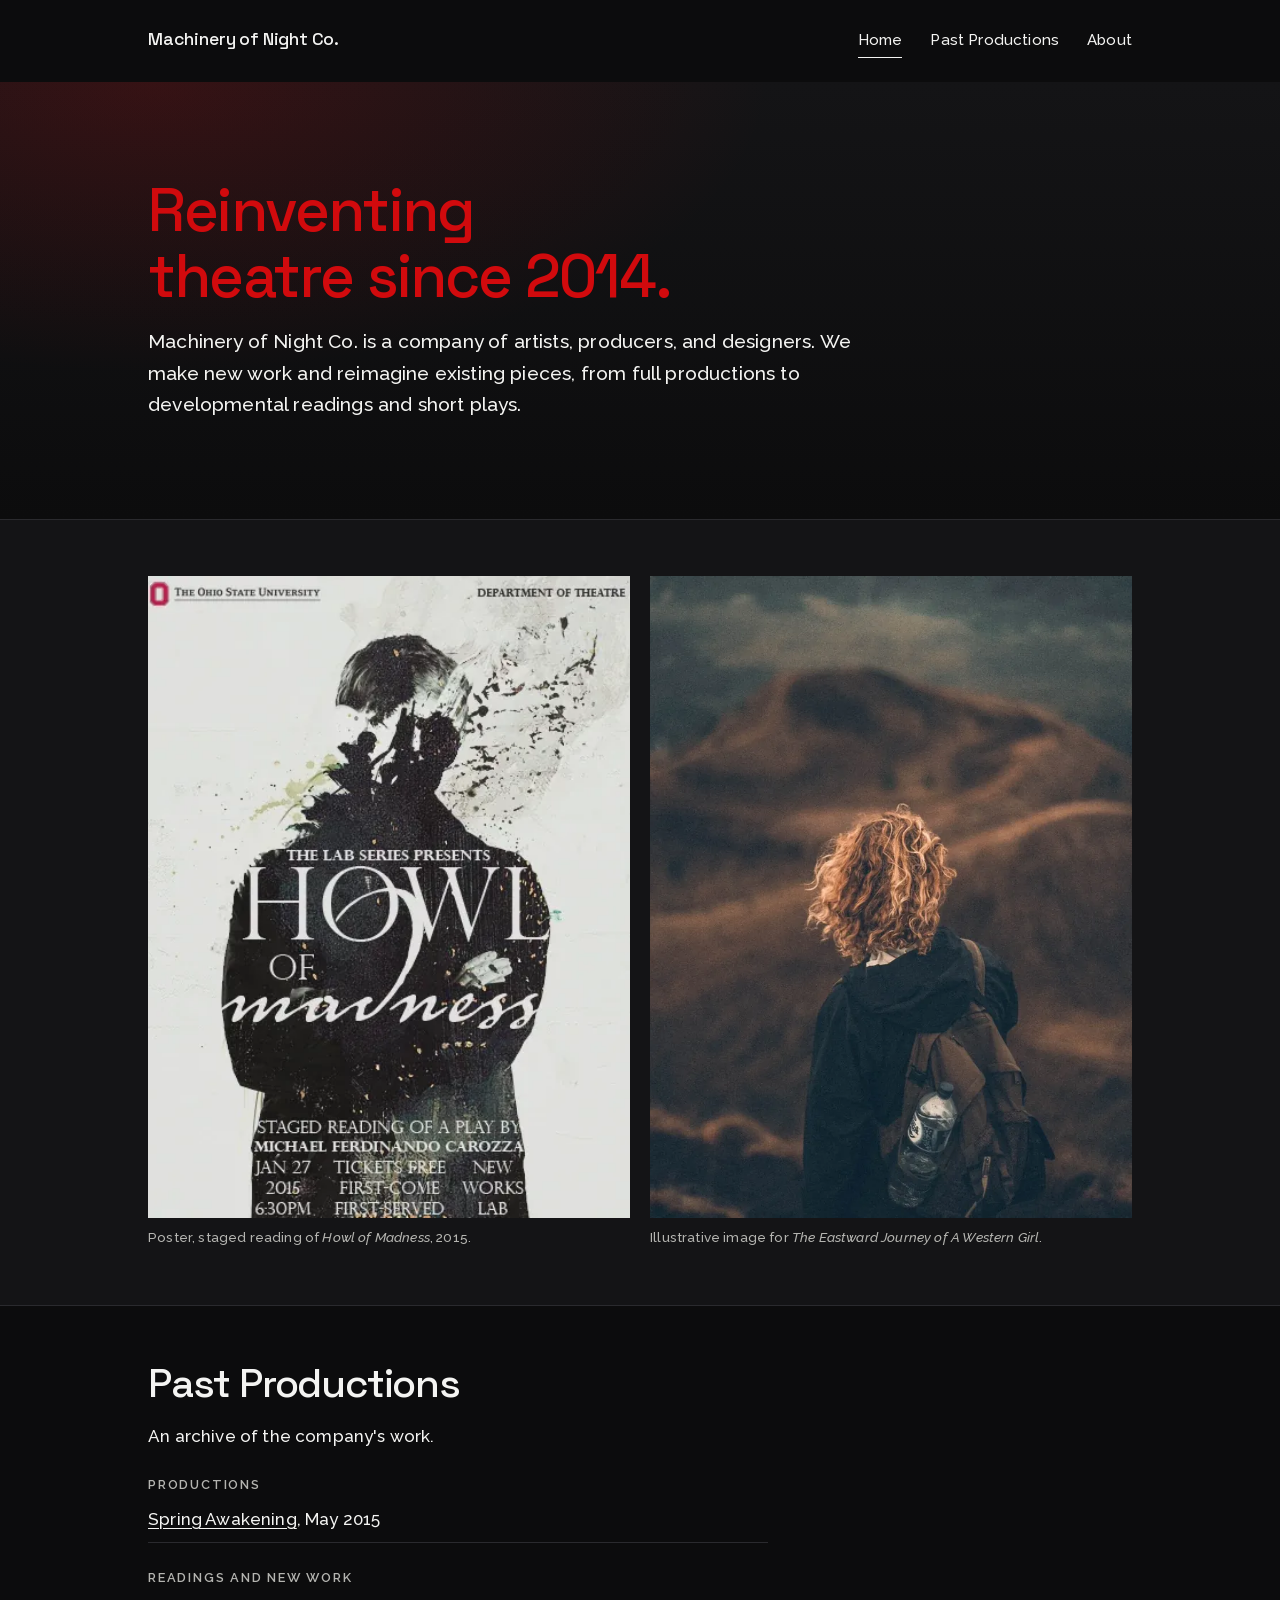
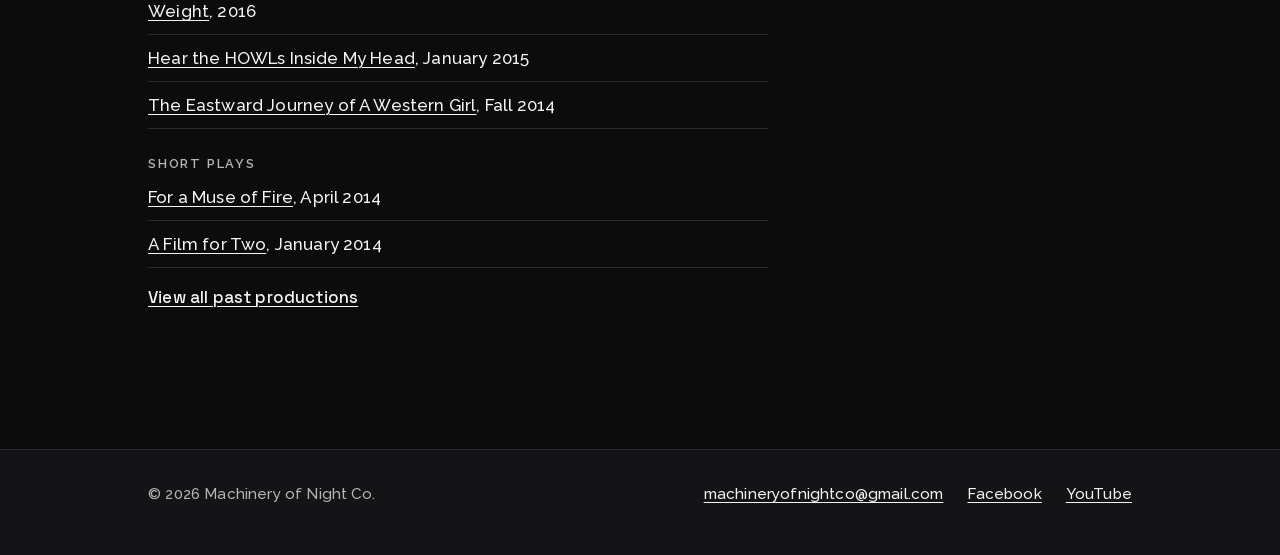
<file: index.html>
<!DOCTYPE html>
<html lang="en">
<head>
  <meta charset="utf-8">
  <meta name="viewport" content="width=device-width, initial-scale=1">
  <meta name="color-scheme" content="dark">
  <meta name="theme-color" content="#0c0c0d">
  <title>Machinery of Night Co.</title>
  <meta name="description" content="Machinery of Night Co. is a theatre company of artists, producers, and designers, making new work since 2014.">
  <link rel="icon" href="/favicon.svg" type="image/svg+xml">
  <link rel="stylesheet" href="/css/style.css">
</head>
<body>
  <a class="skip" href="#main">Skip to content</a>
  <header class="site-header">
    <div class="wrap">
      <a class="brand" href="/">Machinery of Night Co.</a>
      <nav class="site-nav" aria-label="Main">
        <a href="/" aria-current="page">Home</a>
        <a href="/past-productions.html">Past Productions</a>
        <a href="/about.html">About</a>
      </nav>
    </div>
  </header>

  <main id="main">
    <section class="hero">
      <div class="wrap">
        <h1>Reinventing theatre since 2014.</h1>
        <p>Machinery of Night Co. is a company of artists, producers, and designers. We make new work and reimagine existing pieces, from full productions to developmental readings and short plays.</p>
      </div>
    </section>

    <section class="section layer">
      <div class="wrap">
        <div class="photo-row">
          <figure><a href="/past-productions.html#hear-the-howls"><img src="/images/howls-poster.webp" width="429" height="560" alt="Poster for the Lab Series staged reading of Howl of Madness, January 27, 2015: a dark silhouette of a man in a jacket, spattered with ink, with the title in white lettering."></a><figcaption>Poster, staged reading of <em>Howl of Madness</em>, 2015.</figcaption></figure>
          <figure><a href="/past-productions.html#eastward-journey"><img src="/images/eastward-journey.webp" width="900" height="900" alt="A person with curly red-brown hair, seen from behind, wearing a dark hooded coat and a backpack, looking out over dusky brown hills."></a><figcaption>Illustrative image for <em>The Eastward Journey of A Western Girl</em>.</figcaption></figure>
        </div>
      </div>
    </section>

    <section class="section">
      <div class="wrap">
        <h2>Past Productions</h2>
        <p>An archive of the company's work.</p>
        <h3 class="list-head">Productions</h3>
        <ul class="plain-list">
          <li><a href="/past-productions.html#spring-awakening">Spring Awakening</a>, May 2015</li>
        </ul>
        <h3 class="list-head">Readings and new work</h3>
        <ul class="plain-list">
          <li><a href="/past-productions.html#weight">Weight</a>, 2016</li>
          <li><a href="/past-productions.html#hear-the-howls">Hear the HOWLs Inside My Head</a>, January 2015</li>
          <li><a href="/past-productions.html#eastward-journey">The Eastward Journey of A Western Girl</a>, Fall 2014</li>
        </ul>
        <h3 class="list-head">Short plays</h3>
        <ul class="plain-list">
          <li><a href="/past-productions.html#for-a-muse-of-fire">For a Muse of Fire</a>, April 2014</li>
          <li><a href="/past-productions.html#a-film-for-two">A Film for Two</a>, January 2014</li>
        </ul>
        <p class="text-link"><a href="/past-productions.html">View all past productions</a></p>
      </div>
    </section>
  </main>

  <footer class="site-footer">
    <div class="wrap">
      <p>&copy; 2026 Machinery of Night Co.</p>
      <ul>
        <li><span data-email></span><noscript>Turn on JavaScript to see our email address, or find us on Facebook.</noscript></li>
        <li><a href="http://www.facebook.com/machineryofnightco" rel="noopener">Facebook</a></li>
        <li><a href="https://www.youtube.com/@machineryofnightco" rel="noopener">YouTube</a></li>
      </ul>
    </div>
  </footer>
  <script data-goatcounter="https://machineryofnight.goatcounter.com/count" async src="//gc.zgo.at/count.js"></script>
  <script src="/js/main.js" defer></script>
</body>
</html>
</file>
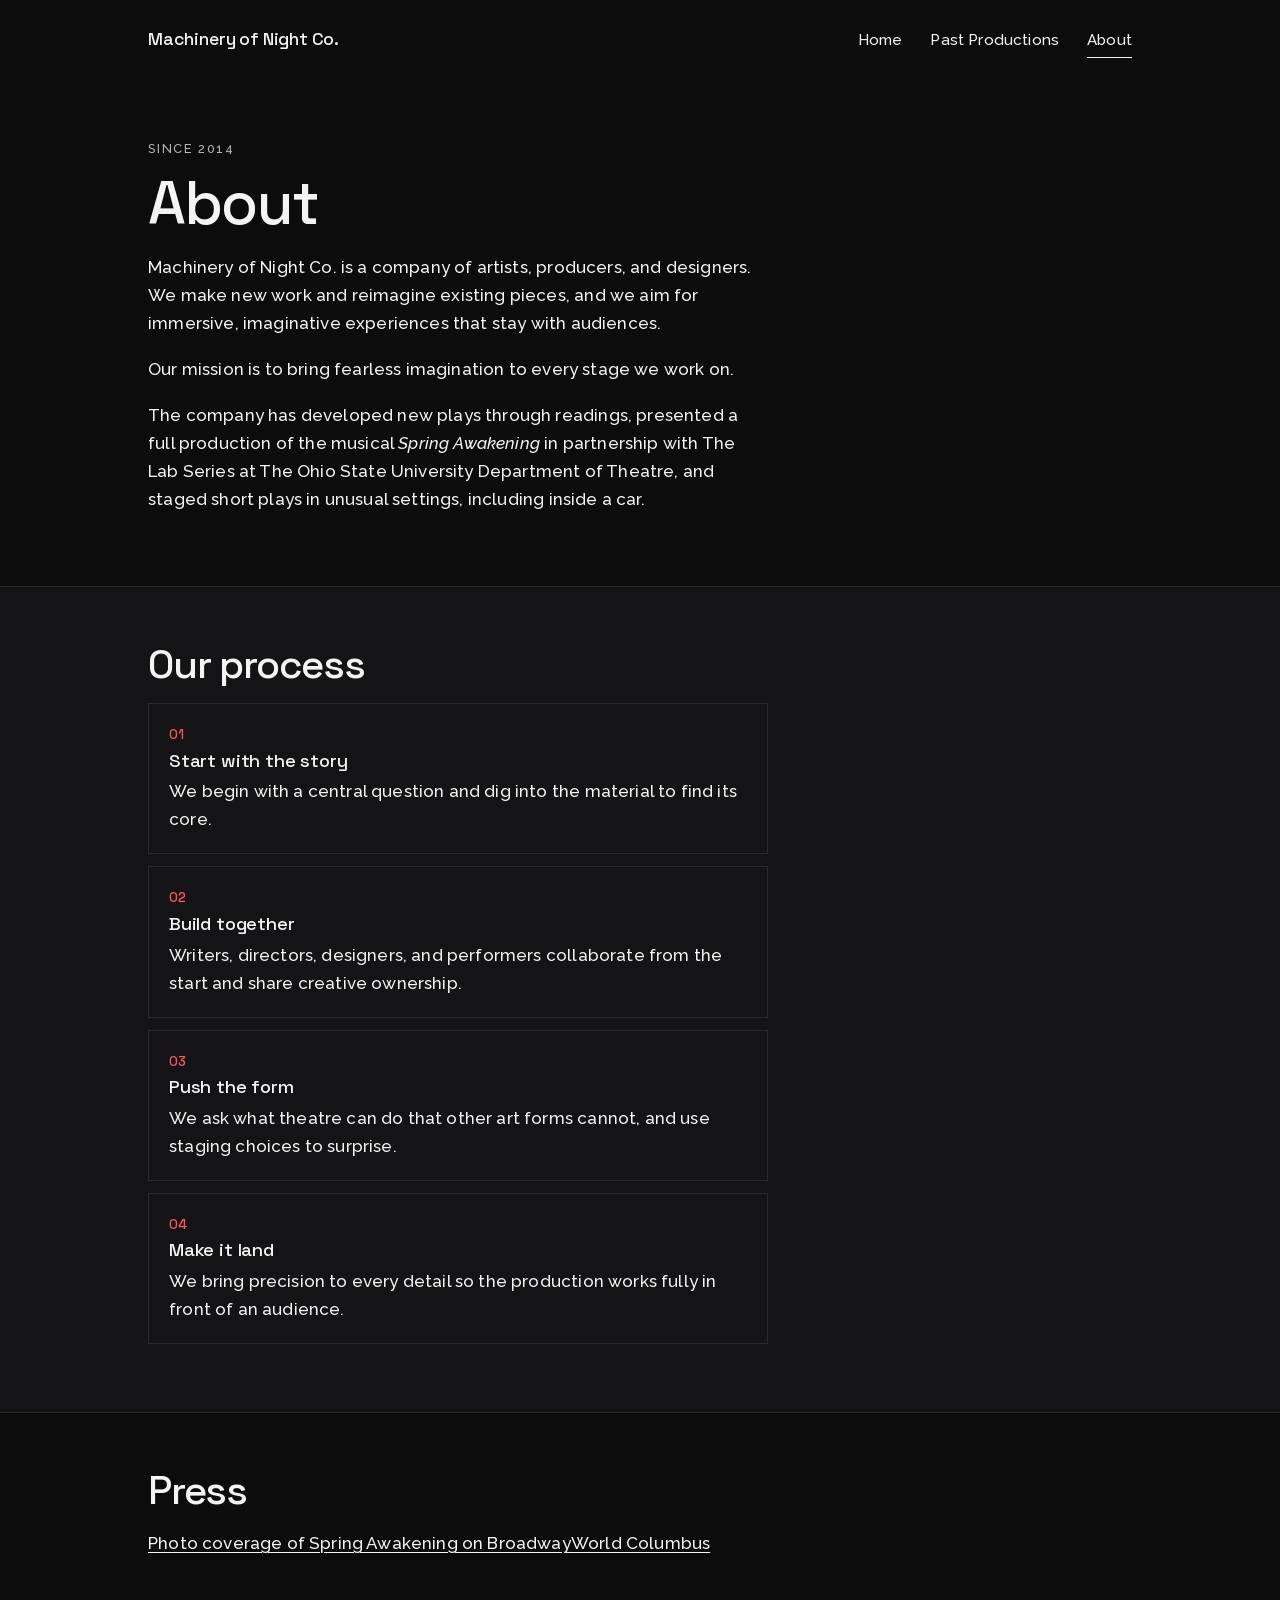
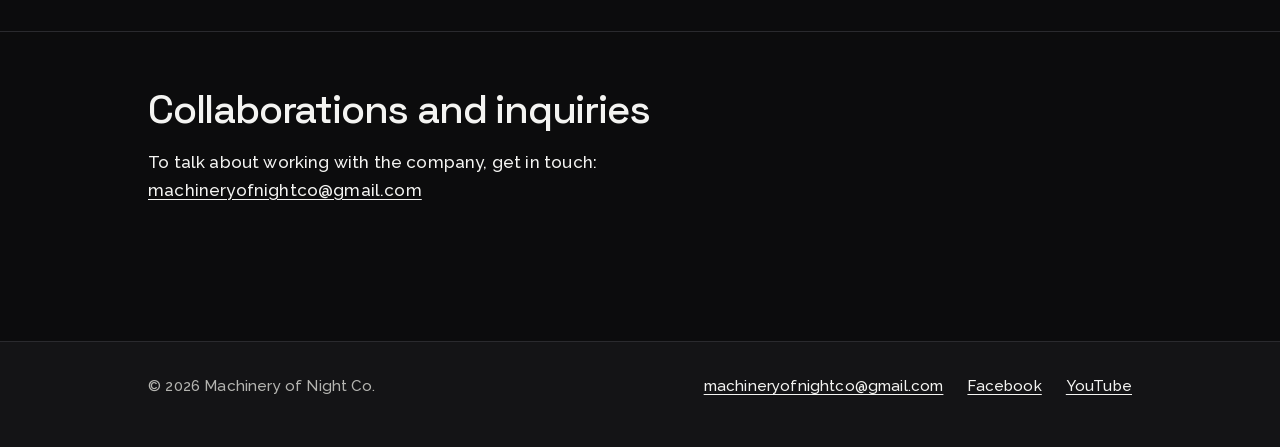
<file: about.html>
<!DOCTYPE html>
<html lang="en">
<head>
  <meta charset="utf-8">
  <meta name="viewport" content="width=device-width, initial-scale=1">
  <meta name="color-scheme" content="dark">
  <meta name="theme-color" content="#0c0c0d">
  <title>About | Machinery of Night Co.</title>
  <meta name="description" content="About Machinery of Night Co., a theatre company founded in 2014, and how the company works.">
  <link rel="icon" href="/favicon.svg" type="image/svg+xml">
  <link rel="stylesheet" href="/css/style.css">
</head>
<body>
  <a class="skip" href="#main">Skip to content</a>
  <header class="site-header">
    <div class="wrap">
      <a class="brand" href="/">Machinery of Night Co.</a>
      <nav class="site-nav" aria-label="Main">
        <a href="/">Home</a>
        <a href="/past-productions.html">Past Productions</a>
        <a href="/about.html" aria-current="page">About</a>
      </nav>
    </div>
  </header>

  <main id="main">
    <section class="section">
      <div class="wrap">
        <p class="eyebrow">Since 2014</p>
        <h1>About</h1>
        <p>Machinery of Night Co. is a company of artists, producers, and designers. We make new work and reimagine existing pieces, and we aim for immersive, imaginative experiences that stay with audiences.</p>
        <p>Our mission is to bring fearless imagination to every stage we work on.</p>
        <p>The company has developed new plays through readings, presented a full production of the musical <em>Spring Awakening</em> in partnership with The Lab Series at The Ohio State University Department of Theatre, and staged short plays in unusual settings, including inside a car.</p>
      </div>
    </section>

    <section class="section layer">
      <div class="wrap">
        <h2>Our process</h2>
        <ol class="steps">
          <li>
            <h3>Start with the story</h3>
            <p>We begin with a central question and dig into the material to find its core.</p>
          </li>
          <li>
            <h3>Build together</h3>
            <p>Writers, directors, designers, and performers collaborate from the start and share creative ownership.</p>
          </li>
          <li>
            <h3>Push the form</h3>
            <p>We ask what theatre can do that other art forms cannot, and use staging choices to surprise.</p>
          </li>
          <li>
            <h3>Make it land</h3>
            <p>We bring precision to every detail so the production works fully in front of an audience.</p>
          </li>
        </ol>
      </div>
    </section>
    <section class="section">
      <div class="wrap">
        <h2>Press</h2>
        <p><a href="http://www.broadwayworld.com/columbus/article/Photo-Coverage-First-Look-at-OSU-The-Lab-Series-SPRING-AWAKENING-20150528" rel="noopener">Photo coverage of Spring Awakening on BroadwayWorld Columbus</a></p>
      </div>
    </section>

    <section class="section">
      <div class="wrap">
        <h2>Collaborations and inquiries</h2>
        <p>To talk about working with the company, get in touch: <span data-email></span><noscript>turn on JavaScript to see our email address, or find us on Facebook.</noscript></p>
      </div>
    </section>
  </main>

  <footer class="site-footer">
    <div class="wrap">
      <p>&copy; 2026 Machinery of Night Co.</p>
      <ul>
        <li><span data-email></span><noscript>Turn on JavaScript to see our email address, or find us on Facebook.</noscript></li>
        <li><a href="http://www.facebook.com/machineryofnightco" rel="noopener">Facebook</a></li>
        <li><a href="https://www.youtube.com/@machineryofnightco" rel="noopener">YouTube</a></li>
      </ul>
    </div>
  </footer>
  <script data-goatcounter="https://machineryofnight.goatcounter.com/count" async src="//gc.zgo.at/count.js"></script>
  <script src="/js/main.js" defer></script>
</body>
</html>
</file>
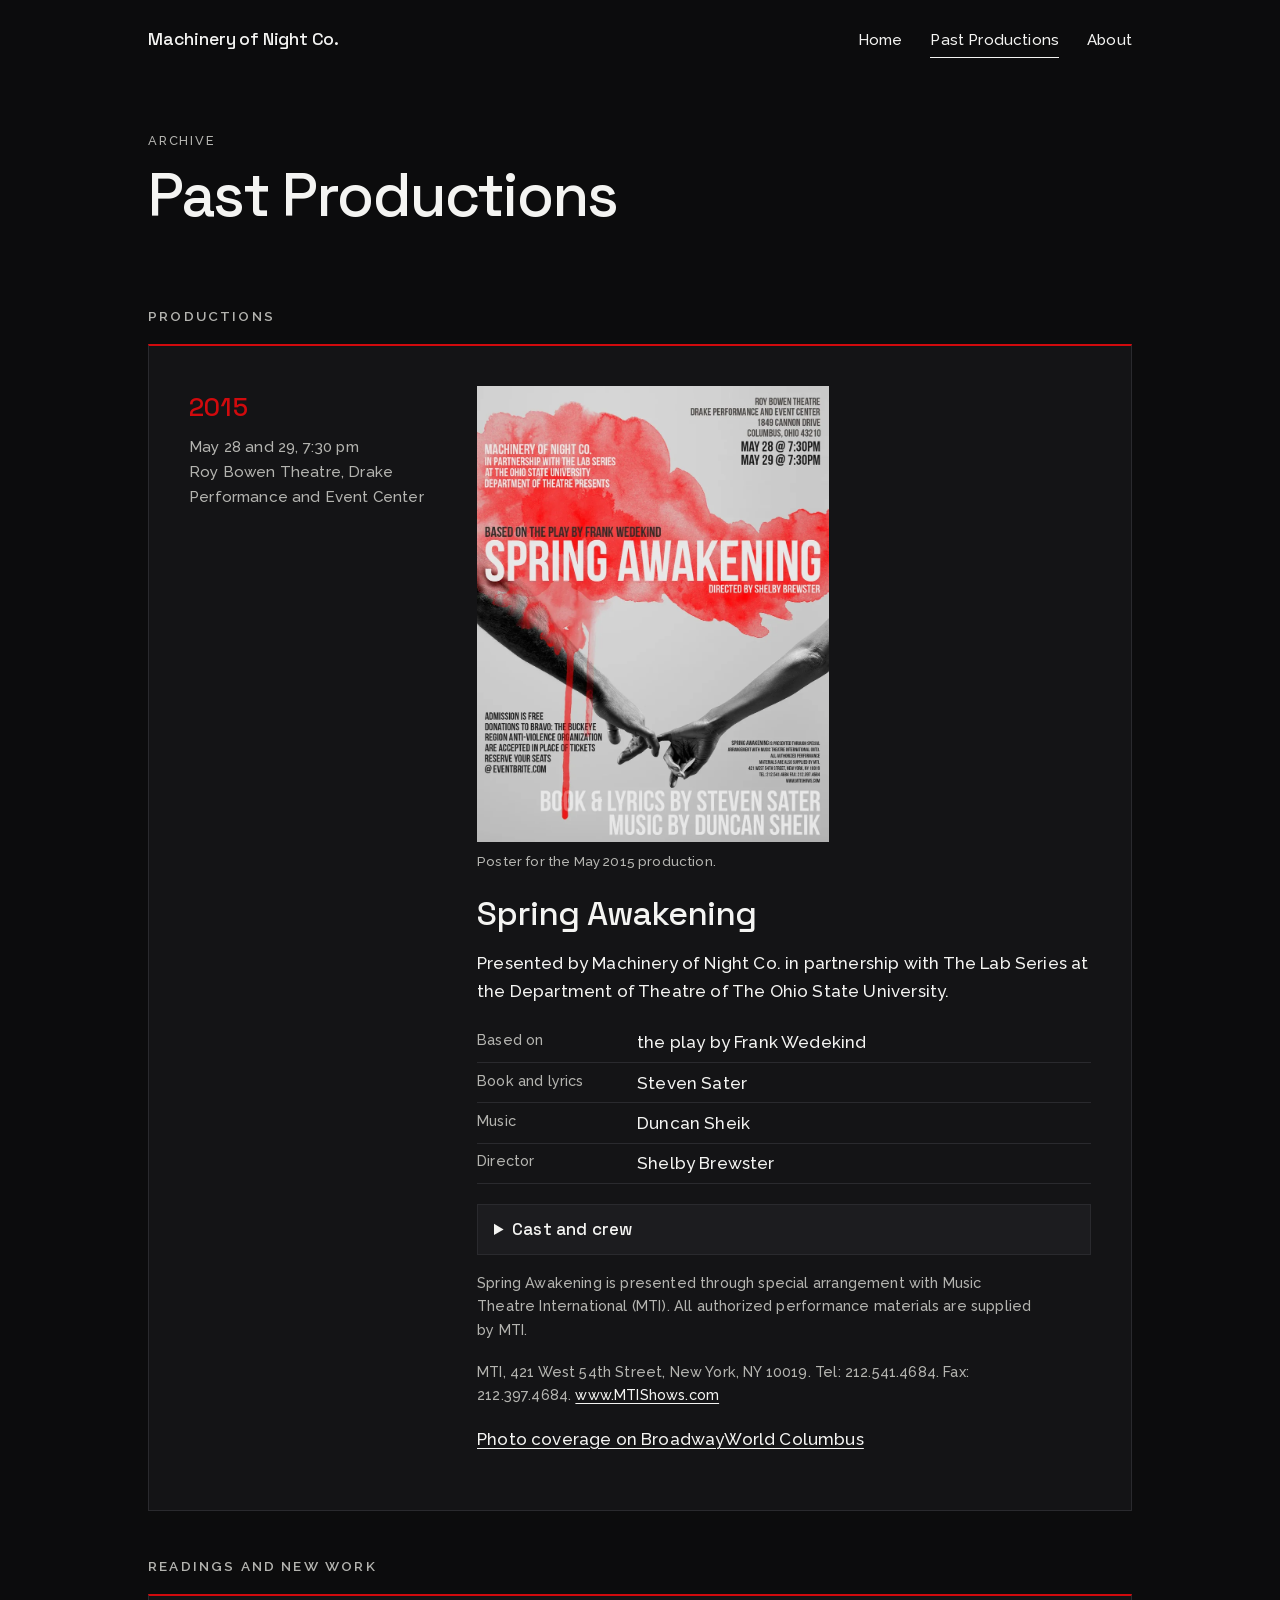
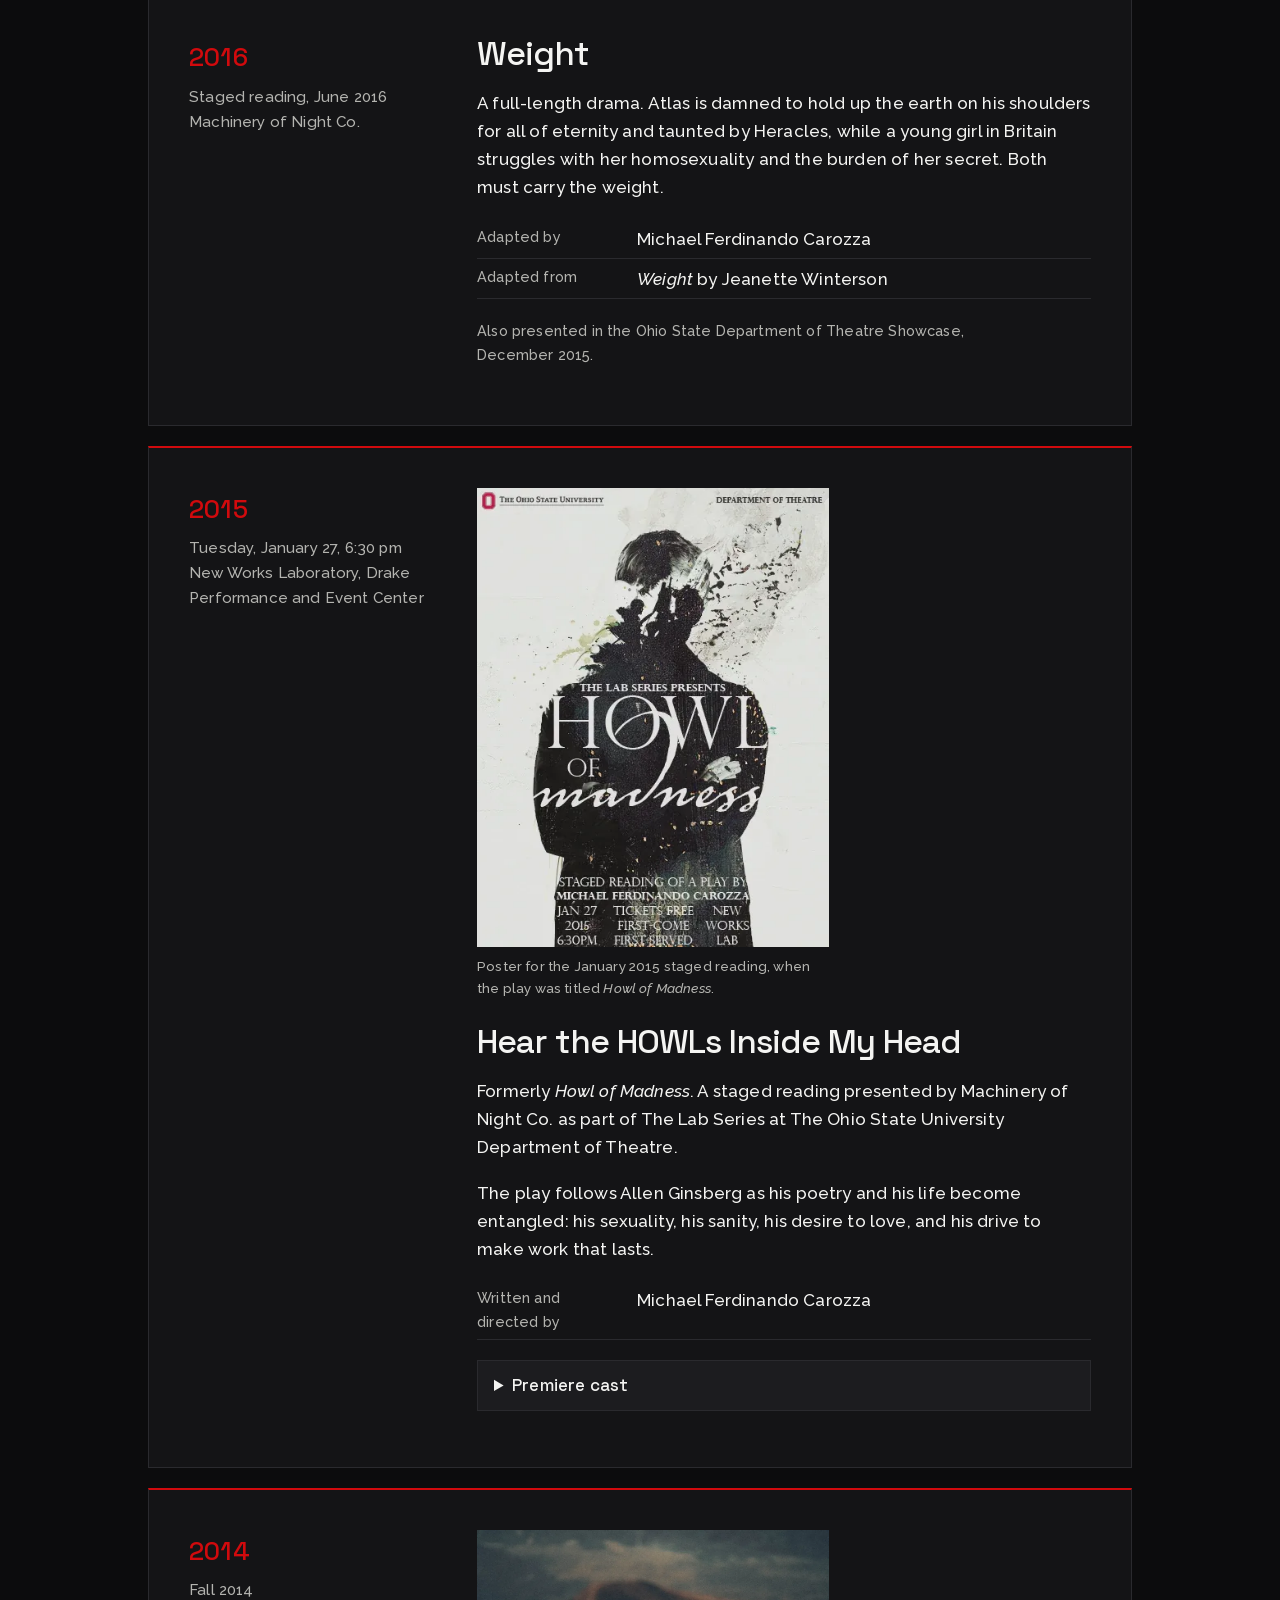
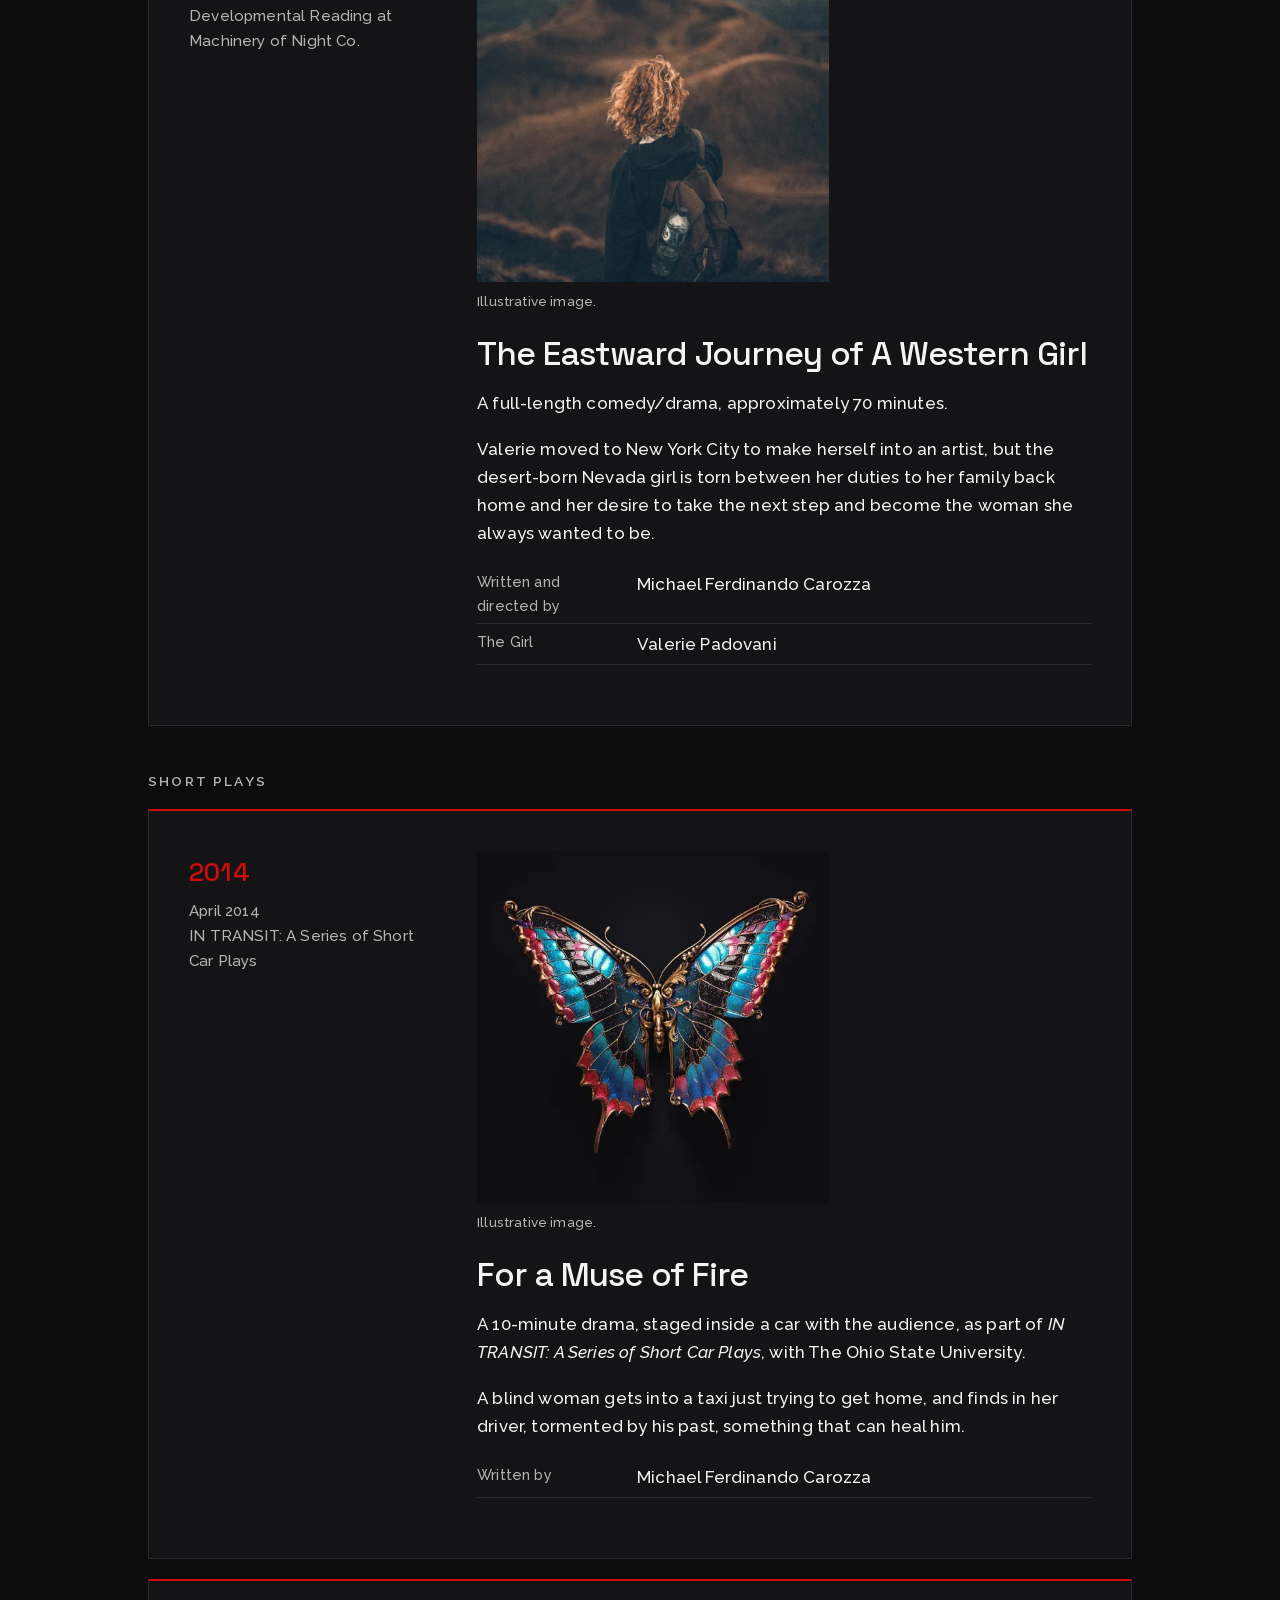
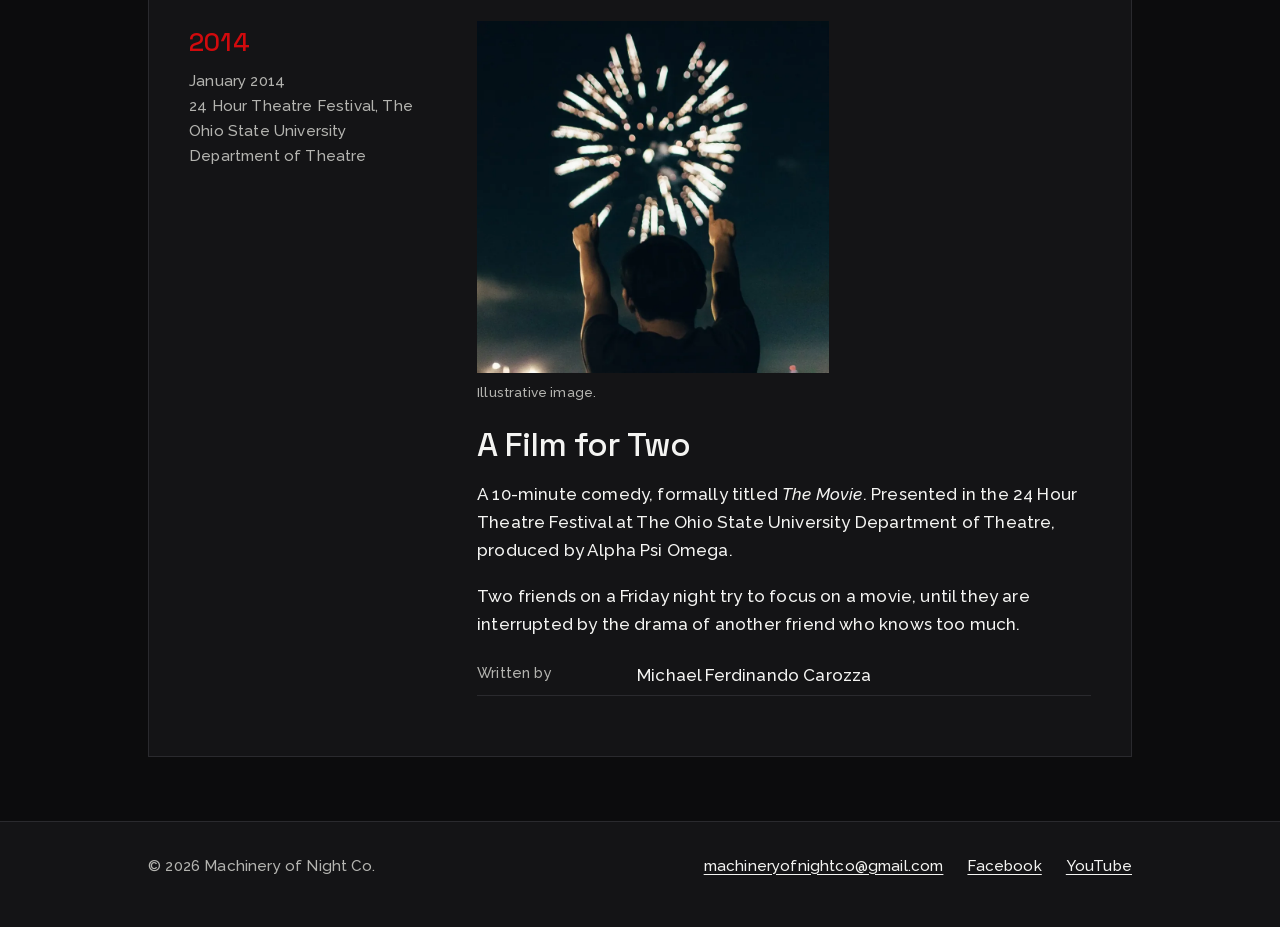
<file: past-productions.html>
<!DOCTYPE html>
<html lang="en">
<head>
  <meta charset="utf-8">
  <meta name="viewport" content="width=device-width, initial-scale=1">
  <meta name="color-scheme" content="dark">
  <meta name="theme-color" content="#0c0c0d">
  <title>Past Productions | Machinery of Night Co.</title>
  <meta name="description" content="An archive of past productions, readings, and short plays by Machinery of Night Co.">
  <link rel="icon" href="/favicon.svg" type="image/svg+xml">
  <link rel="stylesheet" href="/css/style.css">
</head>
<body>
  <a class="skip" href="#main">Skip to content</a>
  <header class="site-header">
    <div class="wrap">
      <a class="brand" href="/">Machinery of Night Co.</a>
      <nav class="site-nav" aria-label="Main">
        <a href="/">Home</a>
        <a href="/past-productions.html" aria-current="page">Past Productions</a>
        <a href="/about.html">About</a>
      </nav>
    </div>
  </header>

  <main id="main">
    <div class="wrap">
      <div class="page-title">
        <p class="eyebrow">Archive</p>
        <h1>Past Productions</h1>
      </div>

      <!-- Grouped by kind of work; dates appear on every card. -->

      <section class="group" aria-labelledby="g-productions">
        <h2 class="group-title" id="g-productions">Productions</h2>
      <article class="production" id="spring-awakening">
        <div class="meta">
          <span class="year">2015</span>
          May 28 and 29, 7:30 pm<br>
          Roy Bowen Theatre, Drake Performance and Event Center
        </div>
        <div>
          <figure class="card-photo"><img src="/images/spring-awakening-poster.webp" width="900" height="1165" loading="lazy" alt="Poster for Spring Awakening: a red watercolor wash over two outstretched hands almost touching, with the title in large white lettering. Machinery of Night Co., in partnership with The Lab Series at The Ohio State University Department of Theatre. May 28 and 29, 7:30 pm, Roy Bowen Theatre."><figcaption>Poster for the May 2015 production.</figcaption></figure>
          <h3 class="card-title">Spring Awakening</h3>
          <p>Presented by Machinery of Night Co. in partnership with The Lab Series at the Department of Theatre of The Ohio State University.</p>
          <dl class="facts">
            <div><dt>Based on</dt><dd>the play by Frank Wedekind</dd></div>
            <div><dt>Book and lyrics</dt><dd>Steven Sater</dd></div>
            <div><dt>Music</dt><dd>Duncan Sheik</dd></div>
            <div><dt>Director</dt><dd>Shelby Brewster</dd></div>
          </dl>
          <details>
            <summary>Cast and crew</summary>
            <h4>Cast</h4>
            <table class="credits">
              <tbody>
                <tr><th scope="row">Wendla</th><td>Erin McQuay</td></tr>
                <tr><th scope="row">Martha</th><td>Cassie Gress</td></tr>
                <tr><th scope="row">Thea</th><td>Kathryn Miller</td></tr>
                <tr><th scope="row">Anna</th><td>Amy Jean Greenblott</td></tr>
                <tr><th scope="row">Ilse</th><td>Hannah Halischak</td></tr>
                <tr><th scope="row">Melchior</th><td>Ryan Greer</td></tr>
                <tr><th scope="row">Moritz</th><td>Sean Felder</td></tr>
                <tr><th scope="row">Hanschen</th><td>Michael Ferdinando Carozza</td></tr>
                <tr><th scope="row">Ernst</th><td>Danny DiMarino</td></tr>
                <tr><th scope="row">Georg</th><td>Chanan Brown</td></tr>
                <tr><th scope="row">Otto</th><td>Tre Reese</td></tr>
                <tr><th scope="row">Adult Women</th><td>Annie McAlpine</td></tr>
                <tr><th scope="row">Adult Men</th><td>Josh Cordle</td></tr>
              </tbody>
            </table>
            <h4>Crew</h4>
            <table class="credits">
              <tbody>
                <tr><th scope="row">Director</th><td>Shelby Brewster</td></tr>
                <tr><th scope="row">Stage Manager</th><td>Rachel Harper</td></tr>
                <tr><th scope="row">Choreographer</th><td>Noelle Bohaty</td></tr>
                <tr><th scope="row">Music Director</th><td>Stacey Bennet</td></tr>
                <tr><th scope="row">Assistant Music Director</th><td>Oliver Deak</td></tr>
                <tr><th scope="row">Music Supervisor</th><td>Zac DelMonte</td></tr>
                <tr><th scope="row">Outreach Coordinator</th><td>Kaiti Burkhammer</td></tr>
                <tr><th scope="row">Scenic Designer</th><td>Joshua Quinlan</td></tr>
                <tr><th scope="row">Costume Designer</th><td>Joshua Quinlan</td></tr>
                <tr><th scope="row">Lighting Designer</th><td>Sarah Lawler</td></tr>
              </tbody>
            </table>
          </details>
          <p class="note">Spring Awakening is presented through special arrangement with Music Theatre International (MTI). All authorized performance materials are supplied by MTI.</p>
          <p class="note">MTI, 421 West 54th Street, New York, NY 10019. Tel: 212.541.4684. Fax: 212.397.4684. <a href="https://www.mtishows.com" rel="noopener">www.MTIShows.com</a></p>
          <p><a href="http://www.broadwayworld.com/columbus/article/Photo-Coverage-First-Look-at-OSU-The-Lab-Series-SPRING-AWAKENING-20150528" rel="noopener">Photo coverage on BroadwayWorld Columbus</a></p>
        </div>
      </article>
      </section>

      <section class="group" aria-labelledby="g-readings">
        <h2 class="group-title" id="g-readings">Readings and new work</h2>
      <article class="production" id="weight">
        <div class="meta">
          <span class="year">2016</span>
          Staged reading, June 2016<br>
          Machinery of Night Co.
        </div>
        <div>
          <h3 class="card-title">Weight</h3>
          <p>A full-length drama. Atlas is damned to hold up the earth on his shoulders for all of eternity and taunted by Heracles, while a young girl in Britain struggles with her homosexuality and the burden of her secret. Both must carry the weight.</p>
          <dl class="facts">
            <div><dt>Adapted by</dt><dd>Michael Ferdinando Carozza</dd></div>
            <div><dt>Adapted from</dt><dd><em>Weight</em> by Jeanette Winterson</dd></div>
          </dl>
          <p class="note">Also presented in the Ohio State Department of Theatre Showcase, December 2015.</p>
        </div>
      </article>
      <article class="production" id="hear-the-howls">
        <div class="meta">
          <span class="year">2015</span>
          Tuesday, January 27, 6:30 pm<br>
          New Works Laboratory, Drake Performance and Event Center
        </div>
        <div>
          <figure class="card-photo"><img src="/images/howls-poster.webp" width="429" height="560" loading="lazy" alt="Poster for the Lab Series staged reading of Howl of Madness, January 27, 2015: a dark silhouette of a man in a jacket, spattered with ink, with the title in white lettering."><figcaption>Poster for the January 2015 staged reading, when the play was titled <em>Howl of Madness</em>.</figcaption></figure>
          <h3 class="card-title">Hear the HOWLs Inside My Head</h3>
          <p>Formerly <em>Howl of Madness</em>. A staged reading presented by Machinery of Night Co. as part of The Lab Series at The Ohio State University Department of Theatre.</p>
          <p>The play follows Allen Ginsberg as his poetry and his life become entangled: his sexuality, his sanity, his desire to love, and his drive to make work that lasts.</p>
          <dl class="facts">
            <div><dt>Written and directed by</dt><dd>Michael Ferdinando Carozza</dd></div>
          </dl>
          <details>
            <summary>Premiere cast</summary>
            <table class="credits">
              <tbody>
                <tr><th scope="row">Allen Ginsberg</th><td>Ryan Greer</td></tr>
                <tr><th scope="row">Jack Kerouac / Dr. Barnes</th><td>Andrew Trimmer</td></tr>
                <tr><th scope="row">Dr. Fagin / Dr. Hicks / Helen / Carolyn</th><td>Kathryn Miller</td></tr>
                <tr><th scope="row">Carl Solomon</th><td>Tom McKinney</td></tr>
              </tbody>
            </table>
          </details>
        </div>
      </article>
      <article class="production" id="eastward-journey">
        <div class="meta">
          <span class="year">2014</span>
          Fall 2014<br>
          Developmental Reading at Machinery of Night Co.
        </div>
        <div>
          <figure class="card-photo"><img src="/images/eastward-journey.webp" width="900" height="900" loading="lazy" alt="A person with curly red-brown hair, seen from behind, wearing a dark hooded coat and a backpack, looking out over dusky brown hills."><figcaption>Illustrative image.</figcaption></figure>
          <h3 class="card-title">The Eastward Journey of A Western Girl</h3>
          <p>A full-length comedy/drama, approximately 70 minutes.</p>
          <p>Valerie moved to New York City to make herself into an artist, but the desert-born Nevada girl is torn between her duties to her family back home and her desire to take the next step and become the woman she always wanted to be.</p>
          <dl class="facts">
            <div><dt>Written and directed by</dt><dd>Michael Ferdinando Carozza</dd></div>
            <div><dt>The Girl</dt><dd>Valerie Padovani</dd></div>
          </dl>
        </div>
      </article>
      </section>

      <section class="group" aria-labelledby="g-short">
        <h2 class="group-title" id="g-short">Short plays</h2>
      <article class="production" id="for-a-muse-of-fire">
        <div class="meta">
          <span class="year">2014</span>
          April 2014<br>
          IN TRANSIT: A Series of Short Car Plays
        </div>
        <div>
          <figure class="card-photo"><img src="/images/for-a-muse-of-fire.webp" width="540" height="540" loading="lazy" alt="An ornate butterfly with blue, pink and gold enamel-style wings on a black background."><figcaption>Illustrative image.</figcaption></figure>
          <h3 class="card-title">For a Muse of Fire</h3>
          <p>A 10-minute drama, staged inside a car with the audience, as part of <em>IN TRANSIT: A Series of Short Car Plays</em>, with The Ohio State University.</p>
          <p>A blind woman gets into a taxi just trying to get home, and finds in her driver, tormented by his past, something that can heal him.</p>
          <dl class="facts">
            <div><dt>Written by</dt><dd>Michael Ferdinando Carozza</dd></div>
          </dl>
        </div>
      </article>
      <article class="production" id="a-film-for-two">
        <div class="meta">
          <span class="year">2014</span>
          January 2014<br>
          24 Hour Theatre Festival, The Ohio State University Department of Theatre
        </div>
        <div>
          <figure class="card-photo"><img src="/images/a-film-for-two.webp" width="900" height="900" loading="lazy" alt="A person seen from behind with both arms raised, pointing up at a burst of fireworks in a night sky."><figcaption>Illustrative image.</figcaption></figure>
          <h3 class="card-title">A Film for Two</h3>
          <p>A 10-minute comedy, formally titled <em>The Movie</em>. Presented in the 24 Hour Theatre Festival at The Ohio State University Department of Theatre, produced by Alpha Psi Omega.</p>
          <p>Two friends on a Friday night try to focus on a movie, until they are interrupted by the drama of another friend who knows too much.</p>
          <dl class="facts">
            <div><dt>Written by</dt><dd>Michael Ferdinando Carozza</dd></div>
          </dl>
        </div>
      </article>
      </section>
    </div>
  </main>

  <footer class="site-footer">
    <div class="wrap">
      <p>&copy; 2026 Machinery of Night Co.</p>
      <ul>
        <li><span data-email></span><noscript>Turn on JavaScript to see our email address, or find us on Facebook.</noscript></li>
        <li><a href="http://www.facebook.com/machineryofnightco" rel="noopener">Facebook</a></li>
        <li><a href="https://www.youtube.com/@machineryofnightco" rel="noopener">YouTube</a></li>
      </ul>
    </div>
  </footer>
  <script data-goatcounter="https://machineryofnight.goatcounter.com/count" async src="//gc.zgo.at/count.js"></script>
  <script src="/js/main.js" defer></script>
</body>
</html>
</file>
<file: css/style.css>
/* Machinery of Night Co. - quiet, text-forward, dark.
   Palette: black, gray, white, and the company red (#d10a0d) from the previous site.
   Fonts (self-hosted, latin subset): Space Grotesk for headings, Raleway for body. */

@font-face {
  font-family: "Space Grotesk";
  src: url("/fonts/space-grotesk-latin.woff2") format("woff2");
  font-weight: 300 700;
  font-style: normal;
  font-display: swap;
}
@font-face {
  font-family: "Raleway";
  src: url("/fonts/raleway-latin.woff2") format("woff2");
  font-weight: 400 700;
  font-style: normal;
  font-display: swap;
}
@font-face {
  font-family: "Raleway";
  src: url("/fonts/raleway-italic-latin.woff2") format("woff2");
  font-weight: 400 700;
  font-style: italic;
  font-display: swap;
}

:root {
  color-scheme: dark;
  --bg: #0c0c0d;
  --layer-1: #141416;
  --layer-2: #1c1c1f;
  --ink: #f4f4f2;
  --muted: #b4b4b0;
  --rule: #2a2a2e;
  --accent: #d10a0d;       /* large type only */
  --accent-soft: #ff5559;  /* small text, hover, focus */
  --measure: 62ch;
  --head: "Space Grotesk", "Helvetica Neue", Arial, sans-serif;
  --body: "Raleway", "Helvetica Neue", Arial, sans-serif;
}

* { box-sizing: border-box; }

html { -webkit-text-size-adjust: 100%; background: var(--bg); }

body {
  margin: 0;
  background: var(--bg);
  color: var(--ink);
  font-family: var(--body);
  font-weight: 500;
  font-size: 1.0625rem;
  line-height: 1.65;
  letter-spacing: 0.01em;
}

img { max-width: 100%; height: auto; display: block; }

a { color: var(--ink); text-decoration-thickness: 1px; text-underline-offset: 0.2em; }
a:hover { color: var(--accent-soft); }

:focus-visible {
  outline: 3px solid var(--accent-soft);
  outline-offset: 3px;
}

.skip {
  position: absolute;
  left: -9999px;
  top: 0;
  background: var(--ink);
  color: var(--bg);
  padding: 0.6rem 1rem;
  z-index: 10;
}
.skip:focus { left: 0; }

.wrap {
  width: 100%;
  max-width: 64rem;
  margin: 0 auto;
  padding: 0 1.25rem;
}

/* Header */
.site-header { padding: 1.5rem 0; }
.site-header .wrap {
  display: flex;
  flex-wrap: wrap;
  align-items: baseline;
  justify-content: space-between;
  gap: 0.75rem 2rem;
}
.brand {
  font-family: var(--head);
  font-weight: 500;
  font-size: 1.1rem;
  text-decoration: none;
  letter-spacing: -0.01em;
}
.site-nav { display: flex; gap: 1.75rem; }
.site-nav a {
  text-decoration: none;
  font-size: 0.95rem;
  padding: 0.25rem 0;
  border-bottom: 1px solid transparent;
}
.site-nav a:hover { border-bottom-color: var(--accent-soft); }
.site-nav a[aria-current="page"] { border-bottom-color: var(--ink); }

/* Type */
h1, h2, h3, h4 {
  font-family: var(--head);
  font-weight: 500;
  letter-spacing: -0.03em;
  line-height: 1.1;
  margin: 0 0 1rem;
}
h1 { font-size: clamp(2.2rem, 7vw, 3.75rem); }
h2 { font-size: clamp(1.6rem, 4.5vw, 2.5rem); }
h3 { font-size: 1.15rem; letter-spacing: -0.01em; }
h4 { font-size: 1rem; letter-spacing: -0.01em; color: var(--muted); }

p { margin: 0 0 1.1rem; max-width: var(--measure); }

.eyebrow {
  font-size: 0.8rem;
  text-transform: uppercase;
  letter-spacing: 0.14em;
  color: var(--muted);
  margin-bottom: 0.75rem;
}

main { padding-bottom: 4rem; }

/* Home */
.hero {
  padding: 6rem 0 5rem;
  border-bottom: 1px solid var(--rule);
  background:
    radial-gradient(55rem 26rem at 12% 0%, rgba(209, 10, 13, 0.18), transparent 70%),
    linear-gradient(180deg, var(--layer-1), var(--bg));
}
.hero h1 { color: var(--accent); max-width: 14ch; }
.hero p { font-size: 1.2rem; }

.section { padding: 3.5rem 0; border-bottom: 1px solid var(--rule); }
.section:last-child { border-bottom: 0; }
.section.layer { background: var(--layer-1); }

.text-link { font-family: var(--head); font-size: 1.05rem; }

.list-head { margin: 1.75rem 0 0.25rem; font-size: 0.8rem; text-transform: uppercase; letter-spacing: 0.14em; color: var(--muted); font-family: var(--body); font-weight: 600; }
.plain-list { list-style: none; margin: 0 0 1rem; padding: 0; max-width: var(--measure); }
.plain-list li { padding: 0.55rem 0; border-bottom: 1px solid var(--rule); }

/* Photos */
figure { margin: 0; }
figcaption { font-size: 0.85rem; color: var(--muted); margin-top: 0.5rem; }
.card-photo { max-width: 22rem; margin: 0 0 1.5rem; }
.card-photo img { width: 100%; height: auto; }
.photo-row img { width: 100%; aspect-ratio: 3 / 4; object-fit: cover; }
.photo-row {
  align-items: start;
  display: grid;
  gap: 1.25rem;
  grid-template-columns: 1fr;
}
@media (min-width: 700px) {
  .photo-row { grid-template-columns: 1fr 1fr; }
}

/* Past productions */
.page-title { padding: 3rem 0 1rem; }
.group { margin-top: 3rem; }
.group-title {
  font-size: 0.85rem;
  text-transform: uppercase;
  letter-spacing: 0.16em;
  font-family: var(--body);
  font-weight: 600;
  color: var(--muted);
  margin: 0 0 0.5rem;
}
.production {
  padding: 1.75rem 1.25rem;
  margin-top: 1.25rem;
  background: var(--layer-1);
  border: 1px solid var(--rule);
  border-top: 2px solid var(--accent);
  display: grid;
  gap: 1.75rem;
  grid-template-columns: 1fr;
}
@media (min-width: 860px) {
  .production { grid-template-columns: 15rem 1fr; gap: 3rem; padding: 2.5rem; }
}
.production .meta { font-size: 0.95rem; color: var(--muted); }
.production .meta .year { font-family: var(--head); font-size: 1.6rem; color: var(--accent); display: block; margin-bottom: 0.4rem; }
.card-title { font-size: clamp(1.5rem, 4vw, 2.1rem); letter-spacing: -0.03em; }

dl.facts { margin: 0 0 1.25rem; max-width: var(--measure); }
dl.facts div { display: grid; grid-template-columns: 9rem 1fr; gap: 0.25rem 1rem; padding: 0.35rem 0; border-bottom: 1px solid var(--rule); }
dl.facts dt { color: var(--muted); font-size: 0.9rem; }
dl.facts dd { margin: 0; }
@media (max-width: 520px) {
  dl.facts div { grid-template-columns: 1fr; }
}

details { margin: 1rem 0; max-width: var(--measure); background: var(--layer-2); border: 1px solid var(--rule); padding: 0.25rem 1rem; }
summary { cursor: pointer; font-family: var(--head); padding: 0.4rem 0; }
table.credits { width: 100%; border-collapse: collapse; margin: 0.5rem 0 1rem; font-size: 0.98rem; }
table.credits th, table.credits td { text-align: left; padding: 0.3rem 1rem 0.3rem 0; border-bottom: 1px solid var(--rule); vertical-align: top; }
table.credits th { font-weight: 500; color: var(--muted); width: 45%; }
table.credits td { font-weight: 600; }

.note { font-size: 0.9rem; color: var(--muted); }

/* About steps */
.steps { list-style: none; margin: 0; padding: 0; counter-reset: step; max-width: var(--measure); }
.steps li { counter-increment: step; padding: 1.25rem; margin-bottom: 0.75rem; background: var(--layer-1); border: 1px solid var(--rule); }
.steps li::before {
  content: counter(step, decimal-leading-zero);
  font-family: var(--head);
  color: var(--accent-soft);
  display: block;
  font-size: 0.85rem;
  margin-bottom: 0.25rem;
}
.steps h3 { margin-bottom: 0.4rem; }
.steps p { margin: 0; }

/* Footer */
.site-footer { border-top: 1px solid var(--rule); background: var(--layer-1); padding: 2rem 0 3rem; font-size: 0.95rem; }
.site-footer .wrap { display: flex; flex-wrap: wrap; gap: 0.75rem 2rem; justify-content: space-between; }
.site-footer ul { list-style: none; margin: 0; padding: 0; display: flex; flex-wrap: wrap; gap: 0.5rem 1.5rem; }
.site-footer p { margin: 0; color: var(--muted); }

@media (prefers-reduced-motion: reduce) {
  * { scroll-behavior: auto !important; transition: none !important; }
}
</file>
